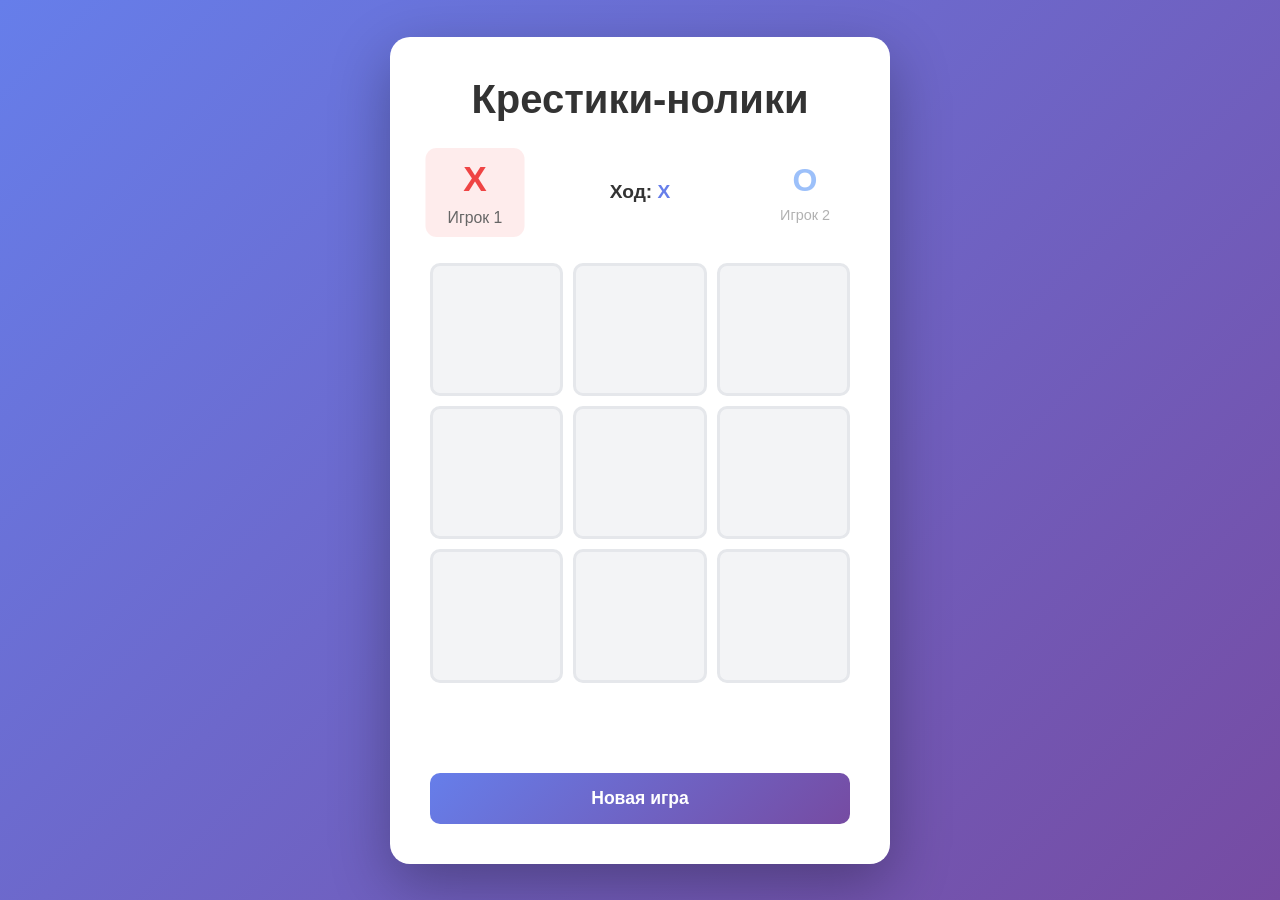
<file: index.html>
<!DOCTYPE html>
<html lang="ru">
<head>
    <meta charset="UTF-8">
    <meta name="viewport" content="width=device-width, initial-scale=1.0">
    <title>Крестики-нолики</title>
    <link rel="stylesheet" href="style.css">
</head>
<body>
    <div class="container">
        <h1>Крестики-нолики</h1>

        <div class="game-info">
            <div class="player-info">
                <div class="player player-x active">
                    <span class="player-symbol">X</span>
                    <span class="player-label">Игрок 1</span>
                </div>
                <div class="current-turn">
                    Ход: <span id="current-player">X</span>
                </div>
                <div class="player player-o">
                    <span class="player-symbol">O</span>
                    <span class="player-label">Игрок 2</span>
                </div>
            </div>
        </div>

        <div id="game-board" class="game-board">
            <div class="cell" data-index="0"></div>
            <div class="cell" data-index="1"></div>
            <div class="cell" data-index="2"></div>
            <div class="cell" data-index="3"></div>
            <div class="cell" data-index="4"></div>
            <div class="cell" data-index="5"></div>
            <div class="cell" data-index="6"></div>
            <div class="cell" data-index="7"></div>
            <div class="cell" data-index="8"></div>
        </div>

        <div id="game-status" class="game-status"></div>

        <button id="reset-button" class="reset-button">Новая игра</button>
    </div>

    <script src="script.js"></script>
</body>
</html>
</file>
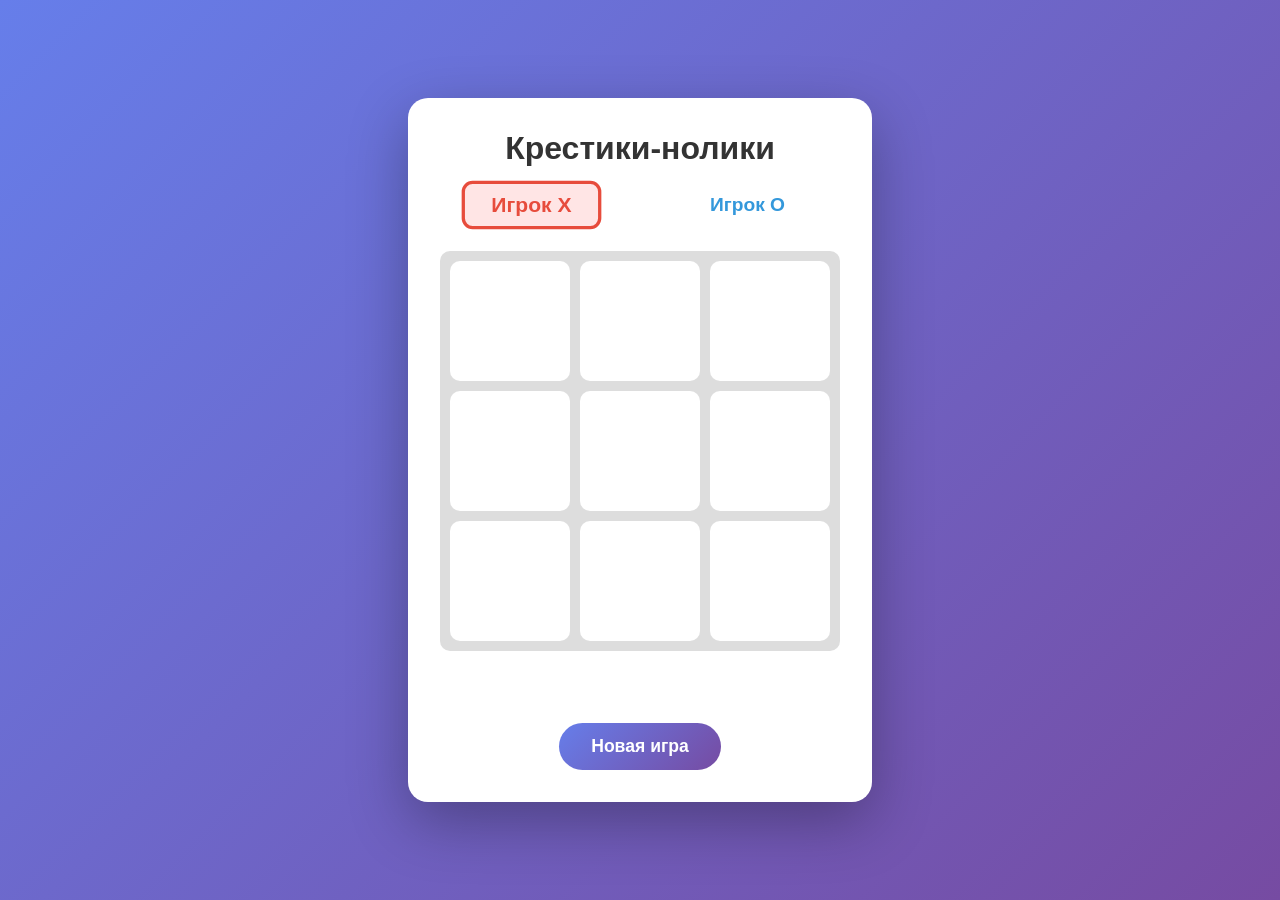
<file: experiments/test-game.html>
<!DOCTYPE html>
<html lang="ru">
<head>
    <meta charset="UTF-8">
    <meta name="viewport" content="width=device-width, initial-scale=1.0">
    <title>Крестики-нолики</title>
    <style>
        * {
            margin: 0;
            padding: 0;
            box-sizing: border-box;
        }

        body {
            font-family: 'Segoe UI', Tahoma, Geneva, Verdana, sans-serif;
            display: flex;
            justify-content: center;
            align-items: center;
            min-height: 100vh;
            background: linear-gradient(135deg, #667eea 0%, #764ba2 100%);
        }

        .container {
            text-align: center;
            background: white;
            padding: 2rem;
            border-radius: 20px;
            box-shadow: 0 20px 60px rgba(0, 0, 0, 0.3);
        }

        h1 {
            color: #333;
            margin-bottom: 1rem;
        }

        .player-info {
            display: flex;
            justify-content: space-around;
            margin-bottom: 1.5rem;
            gap: 2rem;
        }

        .player {
            padding: 0.5rem 1.5rem;
            border-radius: 10px;
            font-size: 1.2rem;
            font-weight: bold;
            transition: all 0.3s ease;
        }

        .player.x {
            color: #e74c3c;
            border: 3px solid transparent;
        }

        .player.o {
            color: #3498db;
            border: 3px solid transparent;
        }

        .player.active {
            transform: scale(1.1);
        }

        .player.x.active {
            border-color: #e74c3c;
            background: #ffe5e5;
        }

        .player.o.active {
            border-color: #3498db;
            background: #e5f2ff;
        }

        .board {
            display: grid;
            grid-template-columns: repeat(3, 120px);
            grid-template-rows: repeat(3, 120px);
            gap: 10px;
            margin: 0 auto 1.5rem;
            background: #ddd;
            padding: 10px;
            border-radius: 10px;
        }

        .cell {
            background: white;
            border: none;
            border-radius: 10px;
            font-size: 3rem;
            font-weight: bold;
            cursor: pointer;
            transition: all 0.3s ease;
            position: relative;
            overflow: hidden;
        }

        .cell:hover:not(.filled) {
            background: #f0f0f0;
            transform: scale(1.05);
        }

        .cell.filled {
            cursor: not-allowed;
        }

        .cell.last-move {
            background: #fff9e6;
            box-shadow: 0 0 15px rgba(255, 215, 0, 0.5);
        }

        .cell.ghost::before {
            content: attr(data-ghost);
            position: absolute;
            top: 50%;
            left: 50%;
            transform: translate(-50%, -50%);
            opacity: 0.3;
            font-size: 3rem;
            font-weight: bold;
            pointer-events: none;
        }

        .cell.ghost.x::before {
            color: #e74c3c;
        }

        .cell.ghost.o::before {
            color: #3498db;
        }

        .cell .symbol {
            animation: draw 0.5s ease-out forwards;
        }

        .cell .symbol.x {
            color: #e74c3c;
        }

        .cell .symbol.o {
            color: #3498db;
        }

        @keyframes draw {
            0% {
                opacity: 0;
                transform: scale(0) rotate(0deg);
            }
            50% {
                transform: scale(1.2) rotate(180deg);
            }
            100% {
                opacity: 1;
                transform: scale(1) rotate(360deg);
            }
        }

        .cell.winner {
            background: #d4edda !important;
            animation: pulse 0.5s ease-in-out infinite alternate;
        }

        @keyframes pulse {
            from {
                transform: scale(1);
            }
            to {
                transform: scale(1.1);
            }
        }

        .status {
            font-size: 1.5rem;
            margin-bottom: 1rem;
            min-height: 2rem;
            font-weight: bold;
        }

        .status.win {
            color: #27ae60;
        }

        .status.draw {
            color: #f39c12;
        }

        .reset-btn {
            background: linear-gradient(135deg, #667eea 0%, #764ba2 100%);
            color: white;
            border: none;
            padding: 0.8rem 2rem;
            font-size: 1.1rem;
            border-radius: 25px;
            cursor: pointer;
            transition: all 0.3s ease;
            font-weight: bold;
        }

        .reset-btn:hover {
            transform: translateY(-2px);
            box-shadow: 0 5px 15px rgba(0, 0, 0, 0.2);
        }

        .reset-btn:active {
            transform: translateY(0);
        }
    </style>
</head>
<body>
    <div class="container">
        <h1>Крестики-нолики</h1>

        <div class="player-info">
            <div class="player x active" id="player-x">Игрок X</div>
            <div class="player o" id="player-o">Игрок O</div>
        </div>

        <div class="board" id="board"></div>

        <div class="status" id="status"></div>

        <button class="reset-btn" id="reset-btn">Новая игра</button>
    </div>

    <script>
        class TicTacToe {
            constructor() {
                this.board = Array(9).fill(null);
                this.currentPlayer = 'X'; // X ходят первым
                this.gameActive = true;
                this.lastMoveIndex = null;

                this.boardElement = document.getElementById('board');
                this.statusElement = document.getElementById('status');
                this.resetBtn = document.getElementById('reset-btn');
                this.playerX = document.getElementById('player-x');
                this.playerO = document.getElementById('player-o');

                this.winPatterns = [
                    [0, 1, 2], [3, 4, 5], [6, 7, 8], // rows
                    [0, 3, 6], [1, 4, 7], [2, 5, 8], // columns
                    [0, 4, 8], [2, 4, 6]             // diagonals
                ];

                this.init();
            }

            init() {
                this.createBoard();
                this.resetBtn.addEventListener('click', () => this.resetGame());
            }

            createBoard() {
                this.boardElement.innerHTML = '';
                for (let i = 0; i < 9; i++) {
                    const cell = document.createElement('button');
                    cell.classList.add('cell');
                    cell.dataset.index = i;

                    cell.addEventListener('click', () => this.handleCellClick(i));
                    cell.addEventListener('mouseenter', () => this.handleCellHover(i, true));
                    cell.addEventListener('mouseleave', () => this.handleCellHover(i, false));

                    this.boardElement.appendChild(cell);
                }
            }

            handleCellHover(index, isEntering) {
                if (!this.gameActive || this.board[index]) return;

                const cell = this.boardElement.children[index];

                if (isEntering) {
                    cell.classList.add('ghost', this.currentPlayer.toLowerCase());
                    cell.dataset.ghost = this.currentPlayer;
                } else {
                    cell.classList.remove('ghost', 'x', 'o');
                    delete cell.dataset.ghost;
                }
            }

            handleCellClick(index) {
                if (!this.gameActive || this.board[index]) return;

                // Делаем ход
                this.board[index] = this.currentPlayer;
                const cell = this.boardElement.children[index];

                // Убираем ghost при клике
                cell.classList.remove('ghost');
                delete cell.dataset.ghost;

                // Добавляем символ с анимацией
                cell.classList.add('filled');
                const symbol = document.createElement('span');
                symbol.classList.add('symbol', this.currentPlayer.toLowerCase());
                symbol.textContent = this.currentPlayer;
                cell.appendChild(symbol);

                // Убираем подсветку с предыдущего хода
                if (this.lastMoveIndex !== null) {
                    this.boardElement.children[this.lastMoveIndex].classList.remove('last-move');
                }

                // Подсвечиваем текущий ход как последний
                cell.classList.add('last-move');
                this.lastMoveIndex = index;

                // Проверяем победу или ничью
                if (this.checkWin()) {
                    this.handleWin();
                    return;
                }

                if (this.checkDraw()) {
                    this.handleDraw();
                    return;
                }

                // Меняем игрока
                this.switchPlayer();
            }

            checkWin() {
                return this.winPatterns.some(pattern => {
                    const [a, b, c] = pattern;
                    if (this.board[a] &&
                        this.board[a] === this.board[b] &&
                        this.board[a] === this.board[c]) {
                        this.winningPattern = pattern;
                        return true;
                    }
                    return false;
                });
            }

            checkDraw() {
                return this.board.every(cell => cell !== null);
            }

            handleWin() {
                this.gameActive = false;
                this.statusElement.textContent = `Игрок ${this.currentPlayer} победил!`;
                this.statusElement.classList.add('win');

                // Подсвечиваем выигрышную комбинацию
                this.winningPattern.forEach(index => {
                    this.boardElement.children[index].classList.add('winner');
                });
            }

            handleDraw() {
                this.gameActive = false;
                this.statusElement.textContent = 'Ничья!';
                this.statusElement.classList.add('draw');
            }

            switchPlayer() {
                this.currentPlayer = this.currentPlayer === 'X' ? 'O' : 'X';

                // Обновляем индикатор текущего игрока
                this.playerX.classList.toggle('active');
                this.playerO.classList.toggle('active');
            }

            resetGame() {
                this.board = Array(9).fill(null);
                this.currentPlayer = 'X';
                this.gameActive = true;
                this.lastMoveIndex = null;
                this.winningPattern = null;

                this.statusElement.textContent = '';
                this.statusElement.classList.remove('win', 'draw');

                // Сбрасываем индикатор игроков
                this.playerX.classList.add('active');
                this.playerO.classList.remove('active');

                this.createBoard();
            }
        }

        // Запускаем игру
        const game = new TicTacToe();
    </script>
</body>
</html>
</file>
<file: style.css>
* {
    margin: 0;
    padding: 0;
    box-sizing: border-box;
}

body {
    font-family: 'Segoe UI', Tahoma, Geneva, Verdana, sans-serif;
    background: linear-gradient(135deg, #667eea 0%, #764ba2 100%);
    min-height: 100vh;
    display: flex;
    justify-content: center;
    align-items: center;
    padding: 20px;
}

.container {
    background: white;
    border-radius: 20px;
    padding: 40px;
    box-shadow: 0 20px 60px rgba(0, 0, 0, 0.3);
    max-width: 500px;
    width: 100%;
}

h1 {
    text-align: center;
    color: #333;
    margin-bottom: 30px;
    font-size: 2.5em;
}

.game-info {
    margin-bottom: 30px;
}

.player-info {
    display: flex;
    justify-content: space-between;
    align-items: center;
    margin-bottom: 20px;
}

.player {
    display: flex;
    flex-direction: column;
    align-items: center;
    gap: 8px;
    padding: 10px 20px;
    border-radius: 10px;
    transition: all 0.3s ease;
    opacity: 0.5;
}

.player.active {
    opacity: 1;
    transform: scale(1.1);
}

.player-x.active {
    background: rgba(239, 68, 68, 0.1);
}

.player-o.active {
    background: rgba(59, 130, 246, 0.1);
}

.player-symbol {
    font-size: 2em;
    font-weight: bold;
}

.player-x .player-symbol {
    color: #ef4444;
}

.player-o .player-symbol {
    color: #3b82f6;
}

.player-label {
    font-size: 0.9em;
    color: #666;
}

.current-turn {
    font-size: 1.2em;
    font-weight: bold;
    color: #333;
    text-align: center;
}

#current-player {
    color: #667eea;
}

.game-board {
    display: grid;
    grid-template-columns: repeat(3, 1fr);
    gap: 10px;
    margin-bottom: 30px;
    aspect-ratio: 1;
}

.cell {
    background: #f3f4f6;
    border: 3px solid #e5e7eb;
    border-radius: 10px;
    display: flex;
    justify-content: center;
    align-items: center;
    font-size: 3em;
    font-weight: bold;
    cursor: pointer;
    transition: all 0.3s ease;
    position: relative;
    overflow: hidden;
}

.cell:hover:not(.taken) {
    background: #e5e7eb;
    transform: scale(1.05);
}

.cell.taken {
    cursor: not-allowed;
}

.cell.last-move {
    background: #fef3c7;
    border-color: #fbbf24;
}

.cell::before {
    content: attr(data-ghost);
    position: absolute;
    opacity: 0;
    transition: opacity 0.2s ease;
    color: #d1d5db;
}

.cell:hover:not(.taken)::before {
    opacity: 1;
}

.cell.x {
    color: #ef4444;
    animation: drawSymbol 0.3s ease forwards;
}

.cell.o {
    color: #3b82f6;
    animation: drawSymbol 0.3s ease forwards;
}

@keyframes drawSymbol {
    0% {
        transform: scale(0) rotate(-180deg);
        opacity: 0;
    }
    50% {
        transform: scale(1.2) rotate(0deg);
    }
    100% {
        transform: scale(1) rotate(0deg);
        opacity: 1;
    }
}

.cell.winning {
    background: #86efac;
    animation: winPulse 0.6s ease infinite;
}

@keyframes winPulse {
    0%, 100% {
        transform: scale(1);
    }
    50% {
        transform: scale(1.05);
    }
}

.game-status {
    text-align: center;
    font-size: 1.5em;
    font-weight: bold;
    margin-bottom: 20px;
    min-height: 40px;
    color: #333;
}

.game-status.winner {
    color: #10b981;
}

.game-status.draw {
    color: #f59e0b;
}

.reset-button {
    width: 100%;
    padding: 15px;
    font-size: 1.1em;
    font-weight: bold;
    color: white;
    background: linear-gradient(135deg, #667eea 0%, #764ba2 100%);
    border: none;
    border-radius: 10px;
    cursor: pointer;
    transition: all 0.3s ease;
}

.reset-button:hover {
    transform: translateY(-2px);
    box-shadow: 0 5px 15px rgba(102, 126, 234, 0.4);
}

.reset-button:active {
    transform: translateY(0);
}

@media (max-width: 480px) {
    .container {
        padding: 20px;
    }

    h1 {
        font-size: 2em;
    }

    .cell {
        font-size: 2em;
    }

    .player-symbol {
        font-size: 1.5em;
    }
}
</file>
